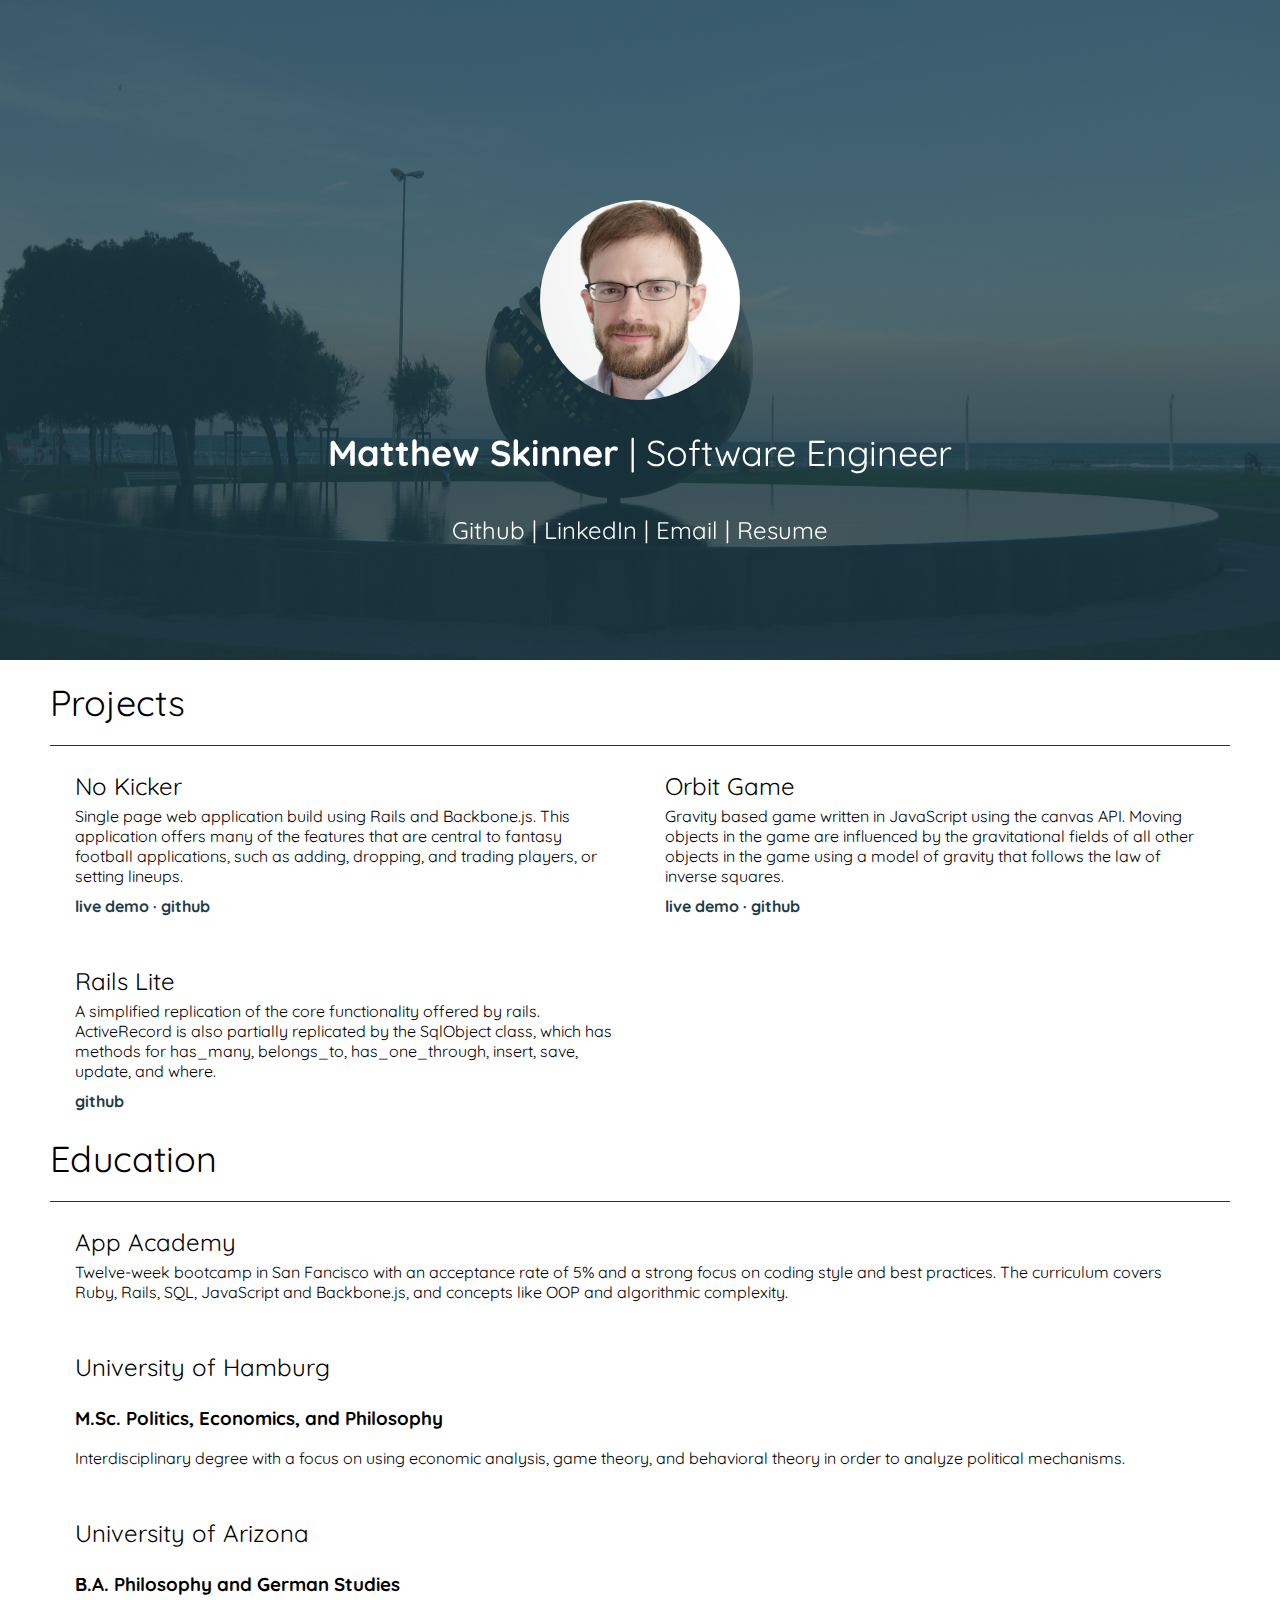
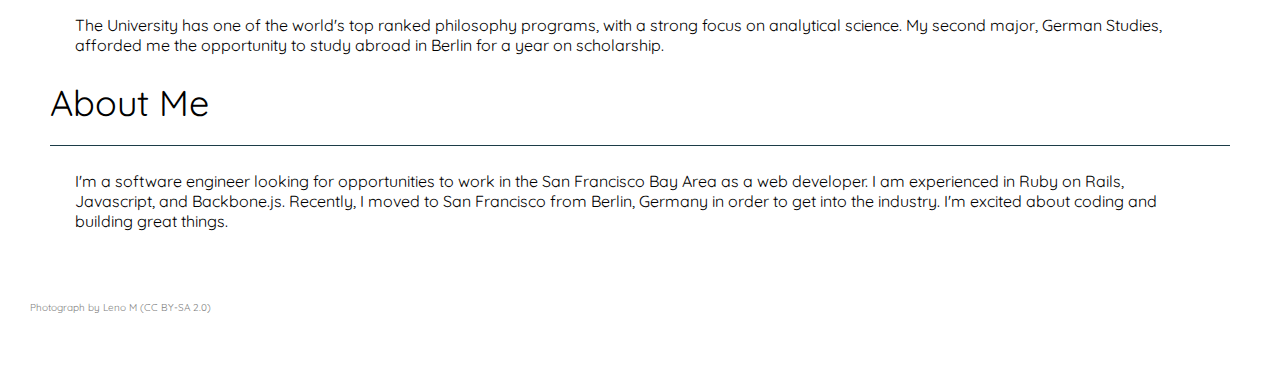
<file: index.html>
<!DOCTYPE html>
<html>
  <head>
    <meta charset="utf-8">
    <title>Matthew Skinner</title>

    <link href='https://fonts.googleapis.com/css?family=Quicksand:400,300,700' rel='stylesheet' type='text/css'>
    <script src="https://ajax.googleapis.com/ajax/libs/jquery/2.1.3/jquery.min.js"></script>
    <link rel="stylesheet" href="./index.css" charset="utf-8">

    </script>
  </head>
  <body>
    <div class="cover-image"></div>
    <div class="cover-space group">
      <div class=cover-info>
        <img src="./Matthew_Skinner.png" alt=""/>
        <h1>Matthew Skinner<span class="muted"> | Software Engineer</span></h1>
        <h5>
          <a href="http://www.github.com/balloosnafoo">Github</a> |
          <a href="https://www.linkedin.com/pub/matthew-skinner/90/369/b44"> LinkedIn</a> |
          <a href="mailto:skinnerm@email.arizona.edu" target="_blank">Email</a> |
          <a href="./resume.pdf">Resume</a>
        </h5>
      </div>
    </div>
    <div class="background-content">
        <section class="portfolio-content">
        <h1>Projects</h1>
        <ul class="portfolio-projects group">
          <li>
            <h2>No Kicker</h2>
            <p>
              Single page web application build using Rails and Backbone.js.
              This application offers many of the features that are central
              to fantasy football applications, such as adding, dropping, and
              trading players, or setting lineups.
            </p>

            <div class="item-links group">
              <a href="http://www.nokicker.co">live demo</a>
              ·
              <a href="http://www.github.com/balloosnafoo/no-kicker">github</a>
            </div>
          </li>

          <li>
            <h2>Orbit Game</h2>
            <p>
              Gravity based game written in JavaScript using the canvas API.
              Moving objects in the game are influenced by the gravitational
              fields of all other objects in the game using a model of gravity
              that follows the law of inverse squares.
            </p>

            <div class="item-links group">
              <a href="http://balloosnafoo.github.io/orbit-game">live demo</a>
              ·
              <a href="http://www.github.com/balloosnafoo/orbit-game">github</a>
            </div>
          </li>

          <li>
            <h2>Rails Lite</h2>
            <p>
              A simplified replication of the core functionality offered by
              rails. ActiveRecord is also partially replicated by the SqlObject
              class, which has methods for has_many, belongs_to, has_one_through,
              insert, save, update, and where.
            </p>

            <div class="item-links group">
              <a href="http://balloosnafoo.github.io/rails-lite-too">github</a>
            </div>
          </li>
        </ul>

        <h1>Education</h1>
        <ul class="portfolio-education">
          <li>
            <h2>App Academy</h2>
            <p>
              Twelve-week bootcamp in San Fancisco with an acceptance rate of
              5% and a strong focus on coding style and best practices. The curriculum
              covers Ruby, Rails, SQL, JavaScript and Backbone.js, and concepts
              like OOP and algorithmic complexity.
            </p>
          </li>
          <li>
            <h2>University of Hamburg</h2>
            <h3>M.Sc. Politics, Economics, and Philosophy</h3>
            <p>
              Interdisciplinary degree with a focus on using economic analysis,
              game theory, and behavioral theory in order to analyze political
              mechanisms.
            </p>
          </li>
          <li>
            <h2>University of Arizona</h2>
            <h3>B.A. Philosophy and German Studies</h3>
            <p>
              The University has one of the world's top ranked philosophy programs,
              with a strong focus on analytical science. My second major, German
              Studies, afforded me the opportunity to study abroad in Berlin for
              a year on scholarship.
            </p>
          </li>
        </ul>

        <h1>About Me</h1>
        <ul class="about-me">
          <li>
            I'm a software engineer looking for opportunities to work in the
            San Francisco Bay Area as a web developer. I am experienced in Ruby
            on Rails, Javascript, and Backbone.js.

            Recently, I moved to San Francisco from Berlin, Germany in order to
            get into the industry. I'm excited about coding and building great
            things.
          </li>
        </ul>
      </section>

      <div class="footer">
        <div class="picture-info">
          Photograph by <a href="https://www.flickr.com/photos/greenmarlin/">Leno M</a>
          (CC BY-SA 2.0)
        </div>
      </div>
    </div>
  </body>
</html>
</file>
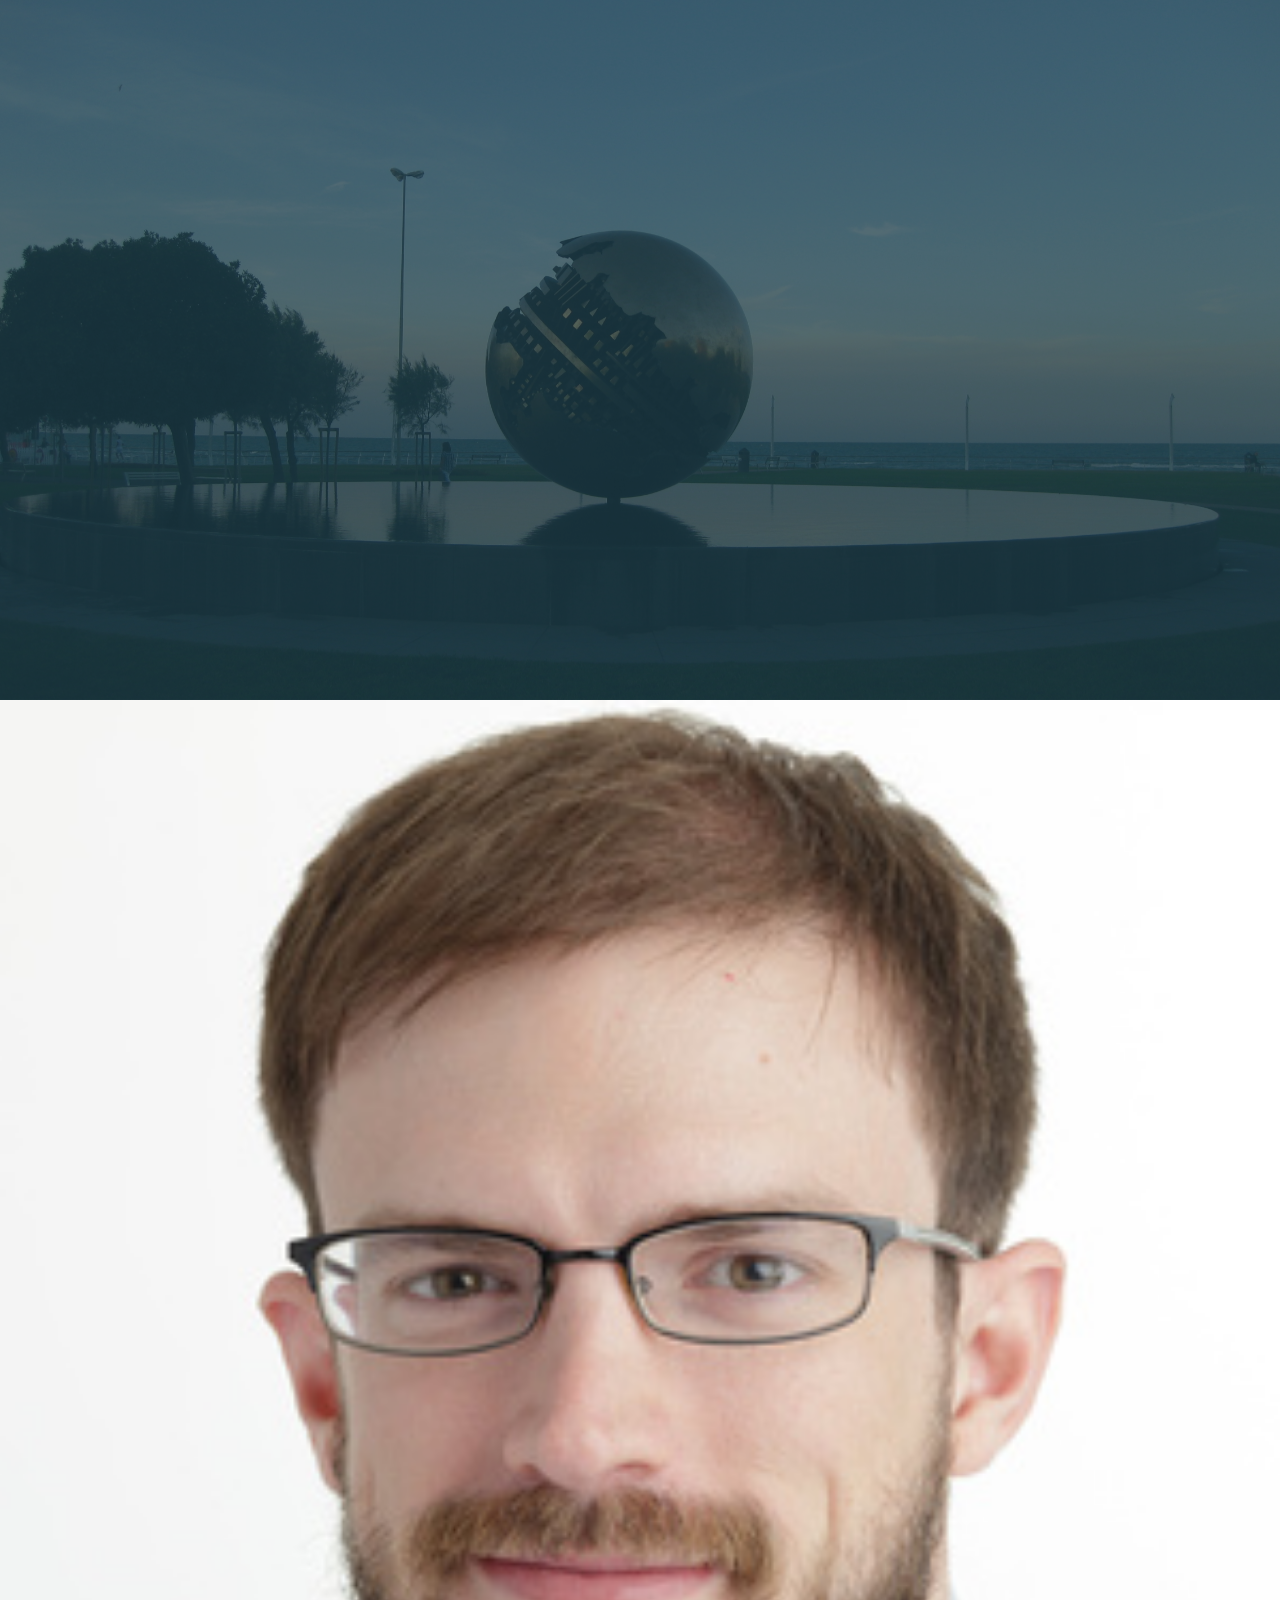
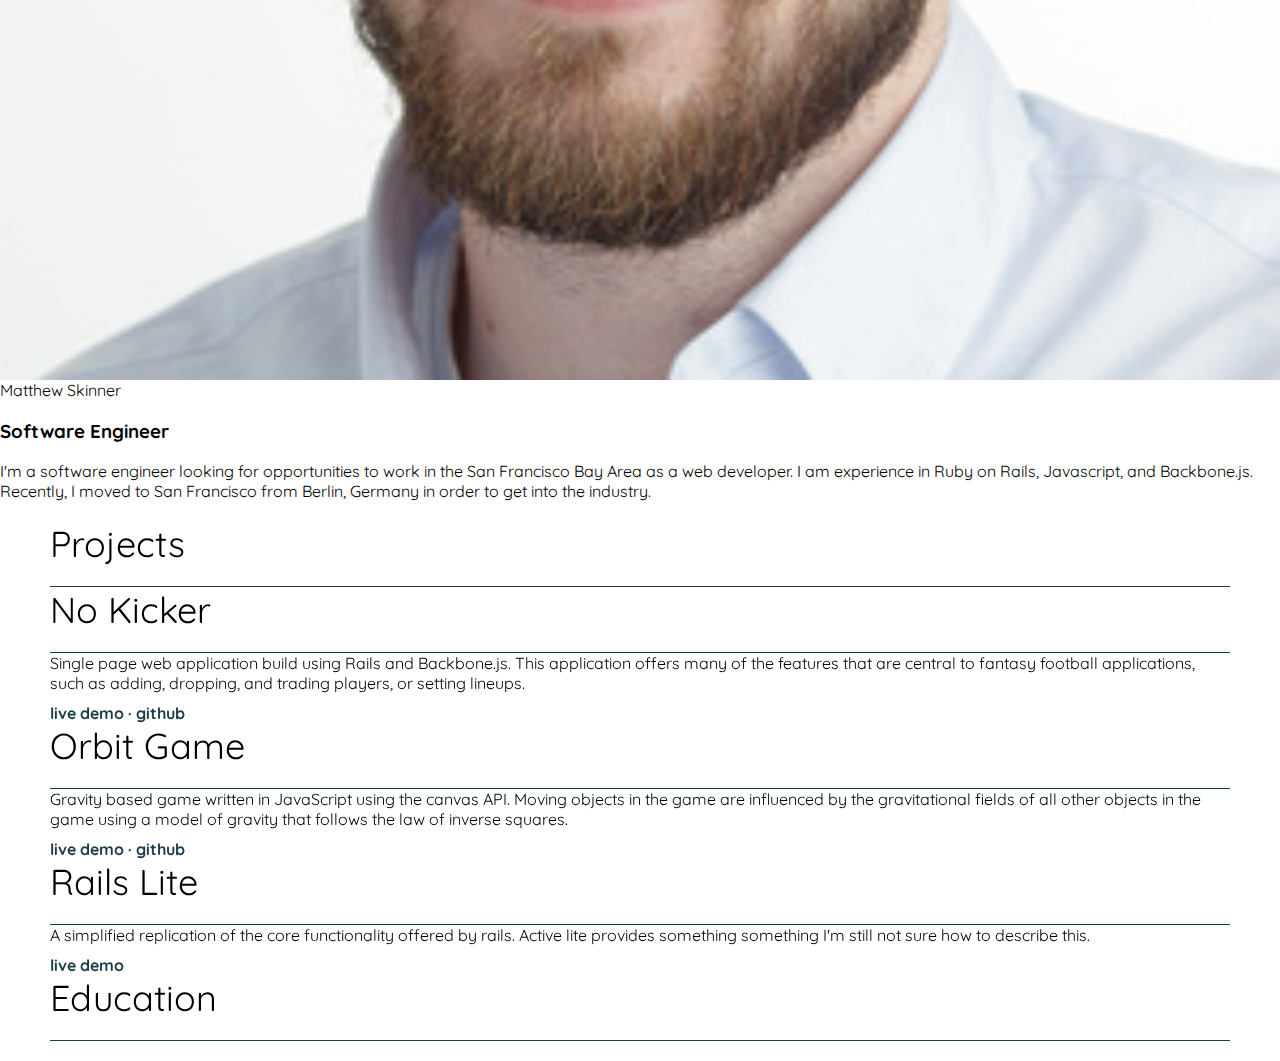
<file: index_old.html>
<!DOCTYPE html>
<html>
  <head>
    <meta charset="utf-8">
    <title>Matthew Skinner</title>

    <link href='https://fonts.googleapis.com/css?family=Quicksand:400,300,700' rel='stylesheet' type='text/css'>
    <script src="https://ajax.googleapis.com/ajax/libs/jquery/2.1.3/jquery.min.js"></script>
    <link rel="stylesheet" href="./index.css" charset="utf-8">

    </script>
  </head>
  <body>
    <div class="cover-image"></div>
    <div class="cover-space"></div>
    <div class="content">
      <div class="content-body group">
        <header class="personal-info">
          <img src="./Matthew_Skinner.png" alt=""/>
          <h1>Matthew Skinner</h1>
          <h3>Software Engineer</h2>
          <p>
            I'm a software engineer looking for opportunities to work in the
            San Francisco Bay Area as a web developer. I am experience in Ruby
            on Rails, Javascript, and Backbone.js.

            Recently, I moved to San Francisco from Berlin, Germany in order to
            get into the industry.
          </p>
        </header>

        <section class="portfolio-content">
          <h1>Projects</h1>
          <ul class="portfolio-list">
            <li>
              <h1>No Kicker</h1>
              <p>
                Single page web application build using Rails and Backbone.js.
                This application offers many of the features that are central
                to fantasy football applications, such as adding, dropping, and
                trading players, or setting lineups.
              </p>

              <div class="item-links group">
                <a href="http://www.nokicker.co">live demo</a>
                ·
                <a href="http://www.github.com/balloosnafoo/no-kicker">github</a>
              </div>
            </li>

            <li>
              <h1>Orbit Game</h1>
              <p>
                Gravity based game written in JavaScript using the canvas API.
                Moving objects in the game are influenced by the gravitational
                fields of all other objects in the game using a model of gravity
                that follows the law of inverse squares.
              </p>

              <div class="item-links group">
                <a href="http://balloosnafoo.github.io/orbit-game">live demo</a>
                ·
                <a href="http://www.github.com/balloosnafoo/orbit-game">github</a>
              </div>
            </li>

            <li>
              <h1>Rails Lite</h1>
              <p>
                A simplified replication of the core functionality offered by
                rails. Active lite provides something something I'm still not
                sure how to describe this.
              </p>

              <div class="item-links group">
                <a href="http://balloosnafoo.github.io/rails-lite-too">live demo</a>
              </div>
            </li>
          </ul>

          <h1>Education</h1>

        </section>
      </div>
    </div>
  </body>
</html>
</file>
<file: index.css>
html, body, header, nav, h1, a,
ul, li, strong, main, button, i,
section, img, div, h2, p, form,
fieldset, label, input, textarea,
span, article, footer, time, small {
  margin: 0;
  border: 0;
  padding: 0;
  outline: 0;
  box-sizing: inherit;
  font: inherit;
  text-decoration: inherit;
  text-align: inherit;
  color: inherit;
  background: transparent;
}

* {
  box-sizing: border-box;
}

body {
  font-family: 'Quicksand', sans-serif;
}

ul {
  list-style: none;
}

img {
  display: block;
  width: 100%;
  height: auto;
}

input[type="password"],
input[type="email"],
input[type="text"],
input[type="submit"],
textarea,
button {
  -webkit-appearance: none;
  -moz-appearance: none;
}

button,
input[type="submit"] {
  cursor: pointer;
}

.group:after {
  content: "";
  display: block;
  clear: both;
}

.cover-image {
  height: 700px;
  overflow: hidden;
  position: fixed;
  width: 100%;
  background-image: url("./la-palla.jpg");
  background-size: cover;
  background-position: left;
}

.cover-info {
  position: relative;
  top: 200px;
}

.cover-space img {
  margin-left: auto;
  margin-right: auto;
  width: 200px;
  border-radius: 150px;
  margin-bottom: 30px;
}

.cover-space {
  min-height: 700px;
  position: relative;
  z-index: 1;
  background-color: rgba(28, 60, 72, 0.76);
}

.cover-space h1 {
  font-size: 36px;
  font-weight: bold;
  color: white;
  text-align: center;
}

.cover-space .muted {
  font-weight: normal
}

.cover-space h5 {
  font-size: 24px;
  font-weight: normal;
  color: white;
  text-align: center;
}

.background-content {
  background-color: white;
  width: 100%;
  background: white;
  position: relative;
  z-index: 1;
  top: -40px;
}

.portfolio-content {
  width: 1220px;
  position: relative;
  z-index: 1;
  margin-left: auto;
  margin-right: auto;
  padding: 20px;
  box-sizing: border-box;
}

.portfolio-content h1 {
  font-size: 36px;
  padding-bottom: 20px;
  border-bottom: 1px solid rgb(28, 60, 72)
}

.portfolio-content h2 {
  font-size: 24px;
  padding-bottom: 5px;
}

.portfolio-projects li {
  width: 590px;
  padding: 25px;
  float: left;
}

.portfolio-education li, .about-me li {
  padding: 25px;
}

.item-links {
  padding-top: 10px;
  color: rgb(28, 60, 72);
  font-weight: bold;
}

.footer {
  margin-left: auto;
  margin-right: auto;
  width: 1220px;
  padding: 25px;
}

.picture-info {
  color: grey;
  font-size: 10px;
}
</file>
